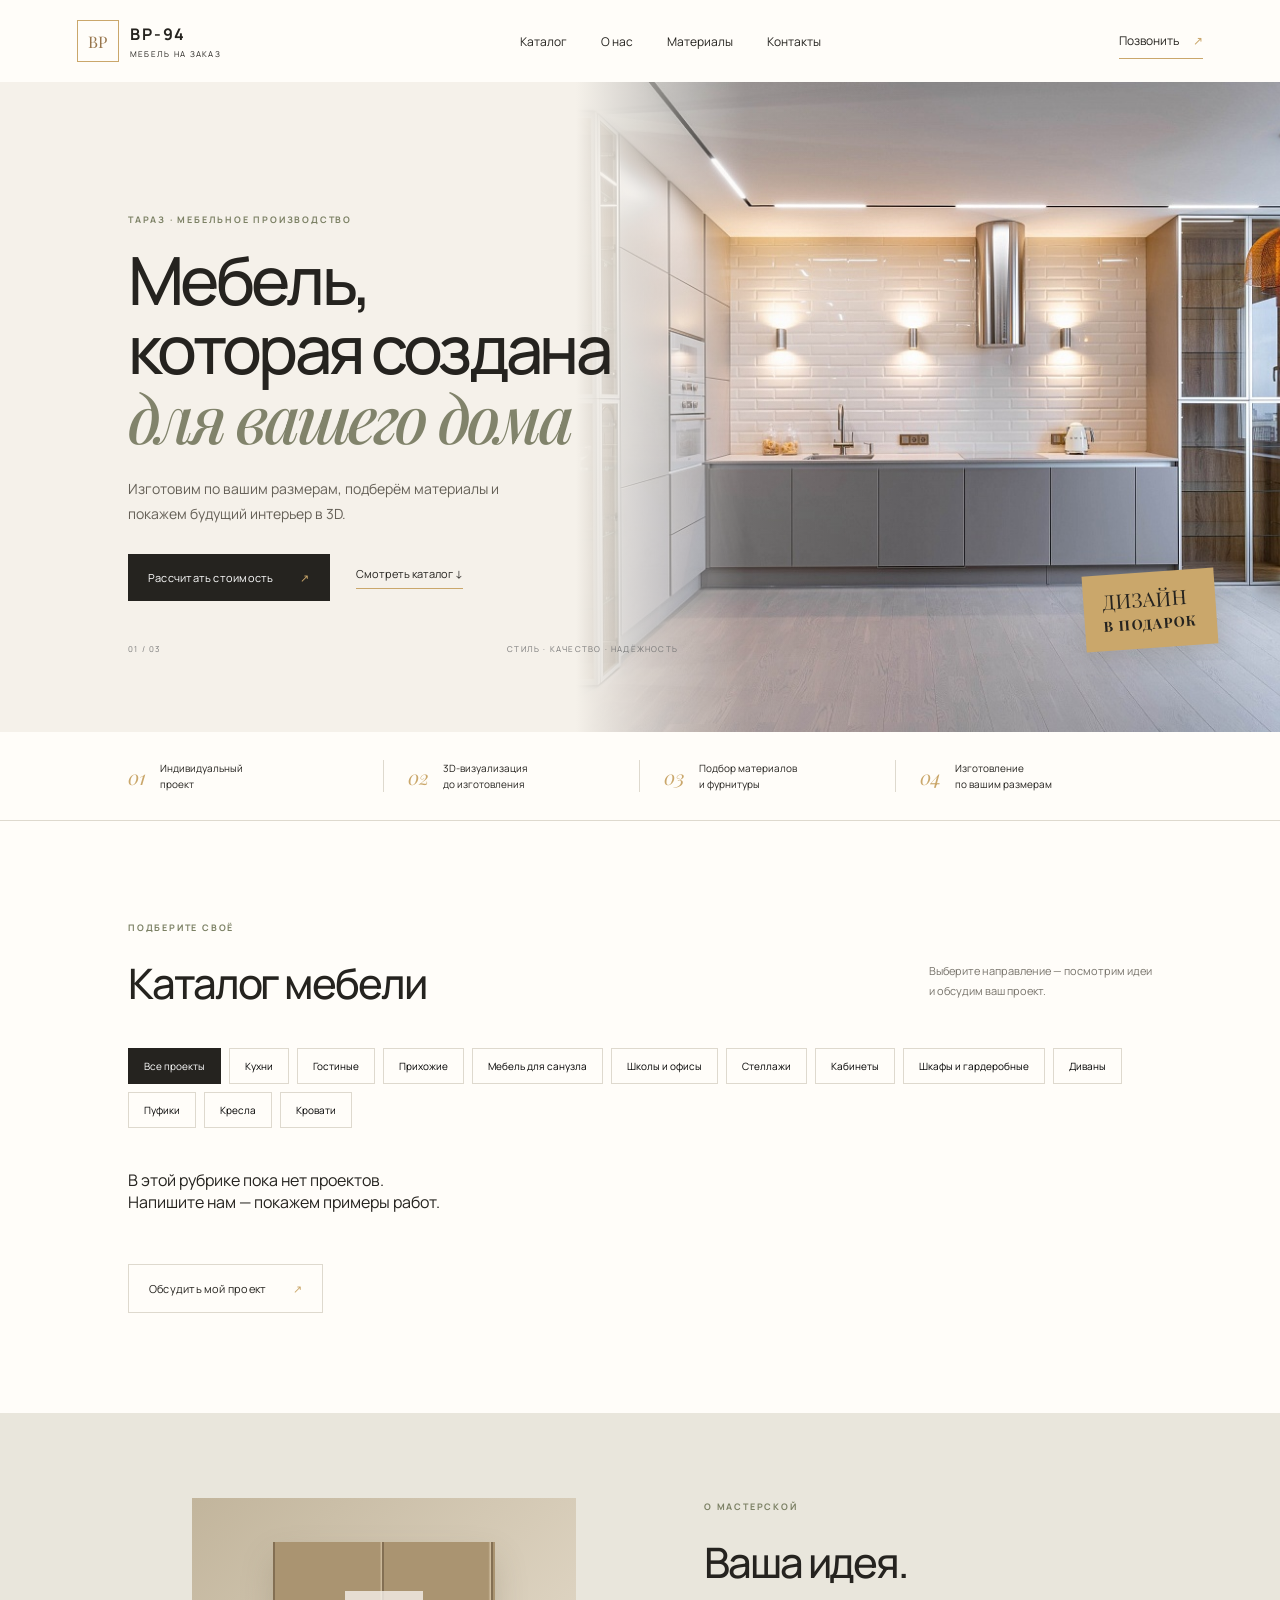
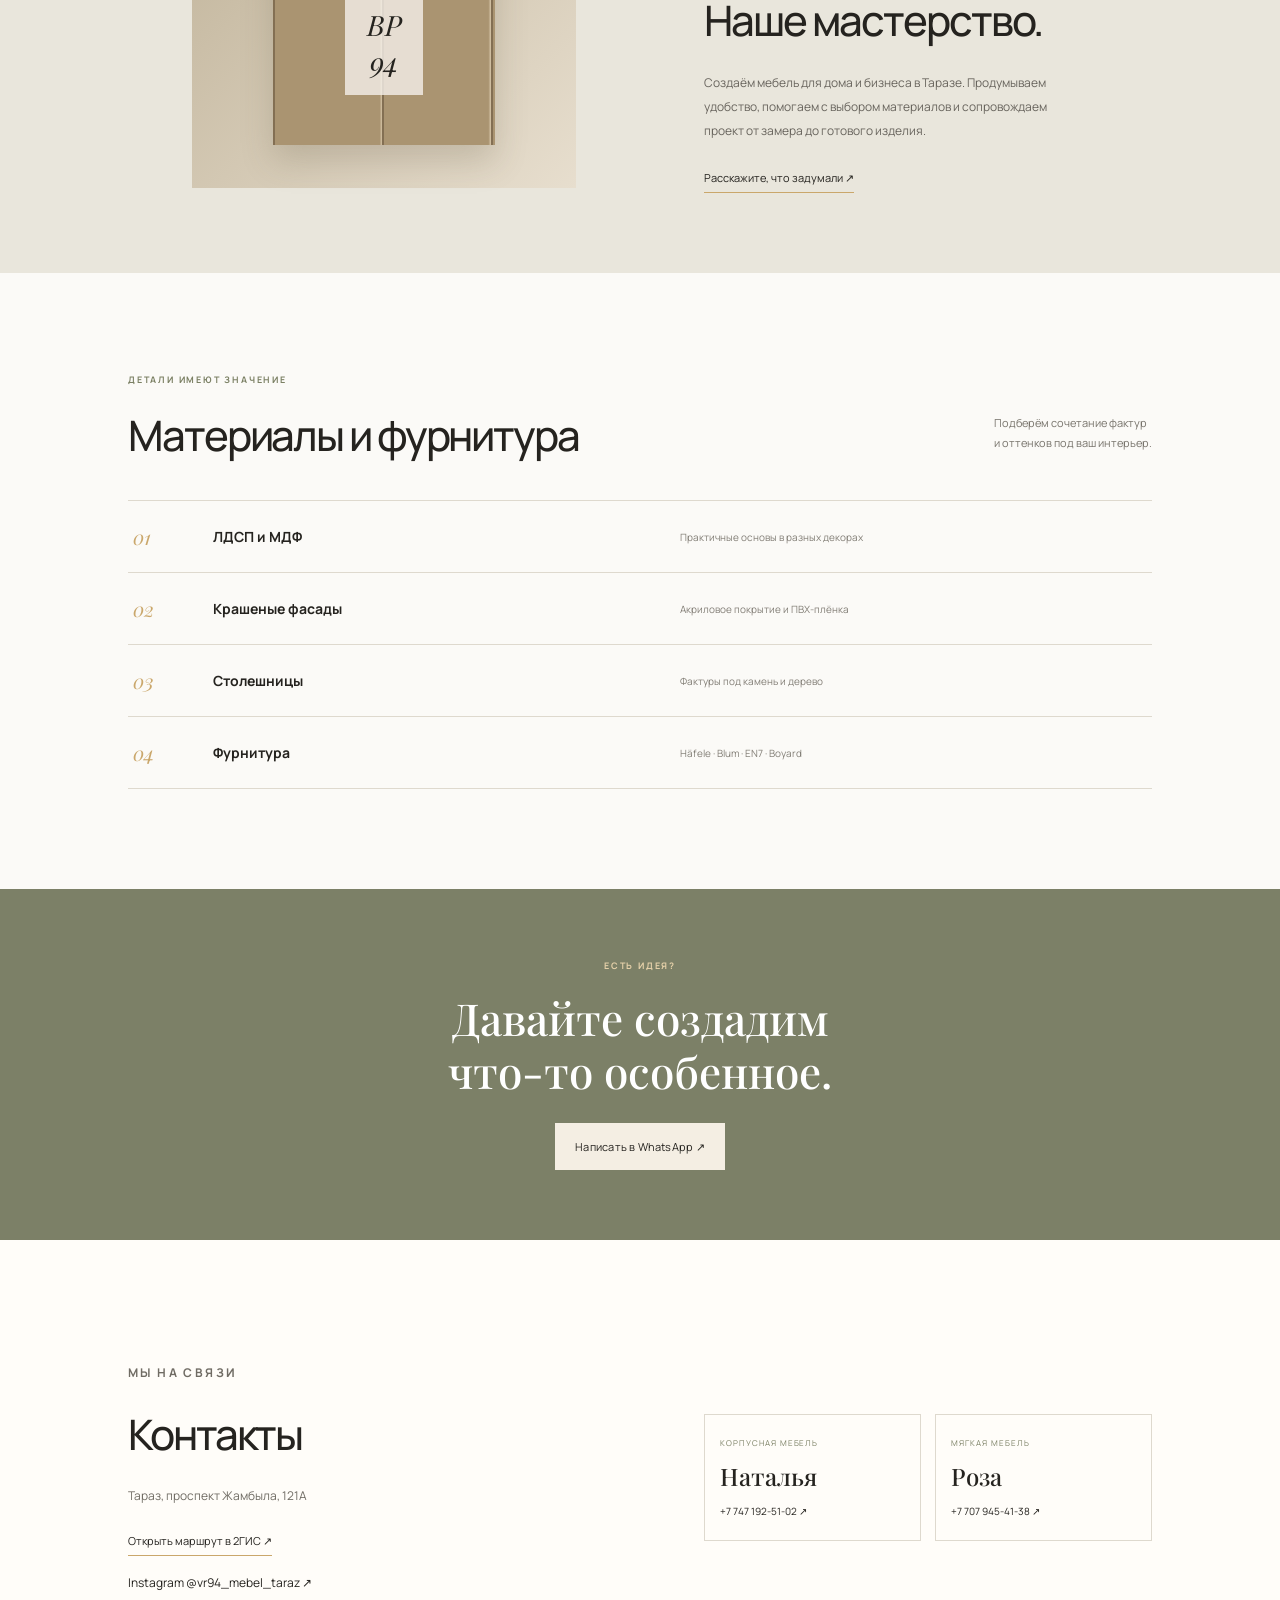
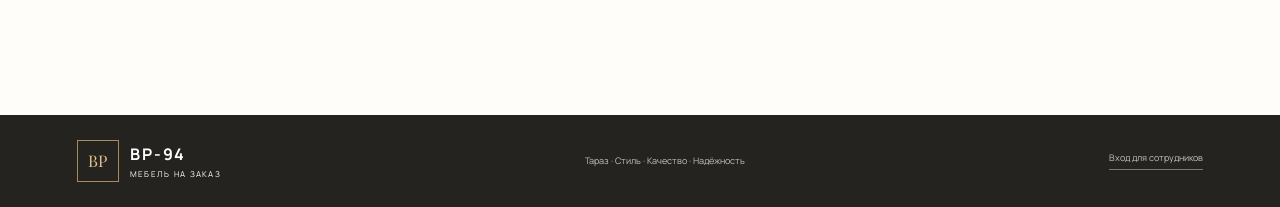
<file: site/site/index.html>
<!doctype html>
<html lang="ru">
<head>
  <meta charset="utf-8">
  <meta name="viewport" content="width=device-width, initial-scale=1">
  <meta name="theme-color" content="#f5f1ea">
  <meta name="description" content="Мебель на заказ в Таразе от ТОО «ВР-94». Индивидуальный проект и 3D-визуализация.">
  <title>ВР-94 — мебель на заказ в Таразе</title>
  <link rel="stylesheet" href="styles.css">
</head>
<body>
  <header class="topbar">
    <a class="brand" href="#home" aria-label="ВР-94 — на главную"><span class="brand-mark">ВР</span><span><b>ВР-94</b><small>МЕБЕЛЬ НА ЗАКАЗ</small></span></a>
    <button class="menu-toggle" aria-expanded="false" aria-label="Открыть меню">☰</button>
    <nav class="nav"><a href="#catalog">Каталог</a><a href="#about">О нас</a><a href="#materials">Материалы</a><a href="#contacts">Контакты</a></nav>
    <a class="header-call" href="tel:+77471925102">Позвонить <span>↗</span></a>
  </header>
  <main id="home">
    <section class="hero">
      <div class="hero-art"><img src="media/hero-kitchen.jpg" alt="Кухня, изготовленная на заказ в мастерской ВР-94"></div>
      <div class="hero-copy"><p class="eyebrow">ТАРАЗ · МЕБЕЛЬНОЕ ПРОИЗВОДСТВО</p><h1>Мебель,<br>которая создана<br><em>для вашего дома</em></h1><p class="lead">Изготовим по вашим размерам, подберём материалы и покажем будущий интерьер в 3D.</p><div class="hero-actions"><a class="button button-dark" href="#contacts">Рассчитать стоимость <span>↗</span></a><a class="text-link" href="#catalog">Смотреть каталог ↓</a></div><div class="hero-note"><span>01 / 03</span><span>СТИЛЬ · КАЧЕСТВО · НАДЁЖНОСТЬ</span></div></div>
      <div class="hero-stamp">ДИЗАЙН<br><b>В ПОДАРОК</b></div>
    </section>
    <section class="benefits"><div><b>01</b><span>Индивидуальный<br>проект</span></div><div><b>02</b><span>3D-визуализация<br>до изготовления</span></div><div><b>03</b><span>Подбор материалов<br>и фурнитуры</span></div><div><b>04</b><span>Изготовление<br>по вашим размерам</span></div></section>
    <section class="section catalog" id="catalog"><div class="section-heading"><div><p class="eyebrow">ПОДБЕРИТЕ СВОЁ</p><h2>Каталог мебели</h2></div><p>Выберите направление — посмотрим идеи<br>и обсудим ваш проект.</p></div><div class="filters" id="filters"></div><div class="cards" id="cards"></div><a class="button button-outline" href="#contacts">Обсудить мой проект <span>↗</span></a></section>
    <section class="about" id="about"><div class="about-shape"><span>ВР<br>94</span></div><div><p class="eyebrow">О МАСТЕРСКОЙ</p><h2>Ваша идея.<br>Наше мастерство.</h2><p>Создаём мебель для дома и бизнеса в Таразе. Продумываем удобство, помогаем с выбором материалов и сопровождаем проект от замера до готового изделия.</p><a class="text-link" href="#contacts">Расскажите, что задумали ↗</a></div></section>
    <section class="section materials" id="materials"><div class="section-heading"><div><p class="eyebrow">ДЕТАЛИ ИМЕЮТ ЗНАЧЕНИЕ</p><h2>Материалы и фурнитура</h2></div><p>Подберём сочетание фактур<br>и оттенков под ваш интерьер.</p></div><div class="material-list"><div><span>01</span><b>ЛДСП и МДФ</b><small>Практичные основы в разных декорах</small></div><div><span>02</span><b>Крашеные фасады</b><small>Акриловое покрытие и ПВХ-плёнка</small></div><div><span>03</span><b>Столешницы</b><small>Фактуры под камень и дерево</small></div><div><span>04</span><b>Фурнитура</b><small>Häfele · Blum · EN7 · Boyard</small></div></div></section>
    <section class="contact-band"><p class="eyebrow">ЕСТЬ ИДЕЯ?</p><h2>Давайте создадим<br>что-то особенное.</h2><a class="button button-light" href="https://wa.me/77471925102" target="_blank" rel="noreferrer">Написать в WhatsApp ↗</a></section>
    <section class="contacts section" id="contacts"><div><p class="eyebrow">МЫ НА СВЯЗИ</p><h2>Контакты</h2><p>Тараз, проспект Жамбыла, 121А</p><a class="text-link" href="https://2gis.kz/taraz/geo/70000001062930608" target="_blank" rel="noreferrer">Открыть маршрут в 2ГИС ↗</a><p><a href="https://www.instagram.com/vr94_mebel_taraz/" target="_blank" rel="noreferrer">Instagram @vr94_mebel_taraz ↗</a></p></div><div class="contact-people"><a href="tel:+77471925102"><small>КОРПУСНАЯ МЕБЕЛЬ</small><b>Наталья</b><span>+7 747 192-51-02 ↗</span></a><a href="tel:+77079454138"><small>МЯГКАЯ МЕБЕЛЬ</small><b>Роза</b><span>+7 707 945-41-38 ↗</span></a></div></section>
  </main>
  <footer><a class="brand" href="#home"><span class="brand-mark">ВР</span><span><b>ВР-94</b><small>МЕБЕЛЬ НА ЗАКАЗ</small></span></a><span>Тараз · Стиль · Качество · Надёжность</span><a class="staff" href="employee.html">Вход для сотрудников</a></footer>
  <script src="script.js"></script>
</body>
</html>
</file>
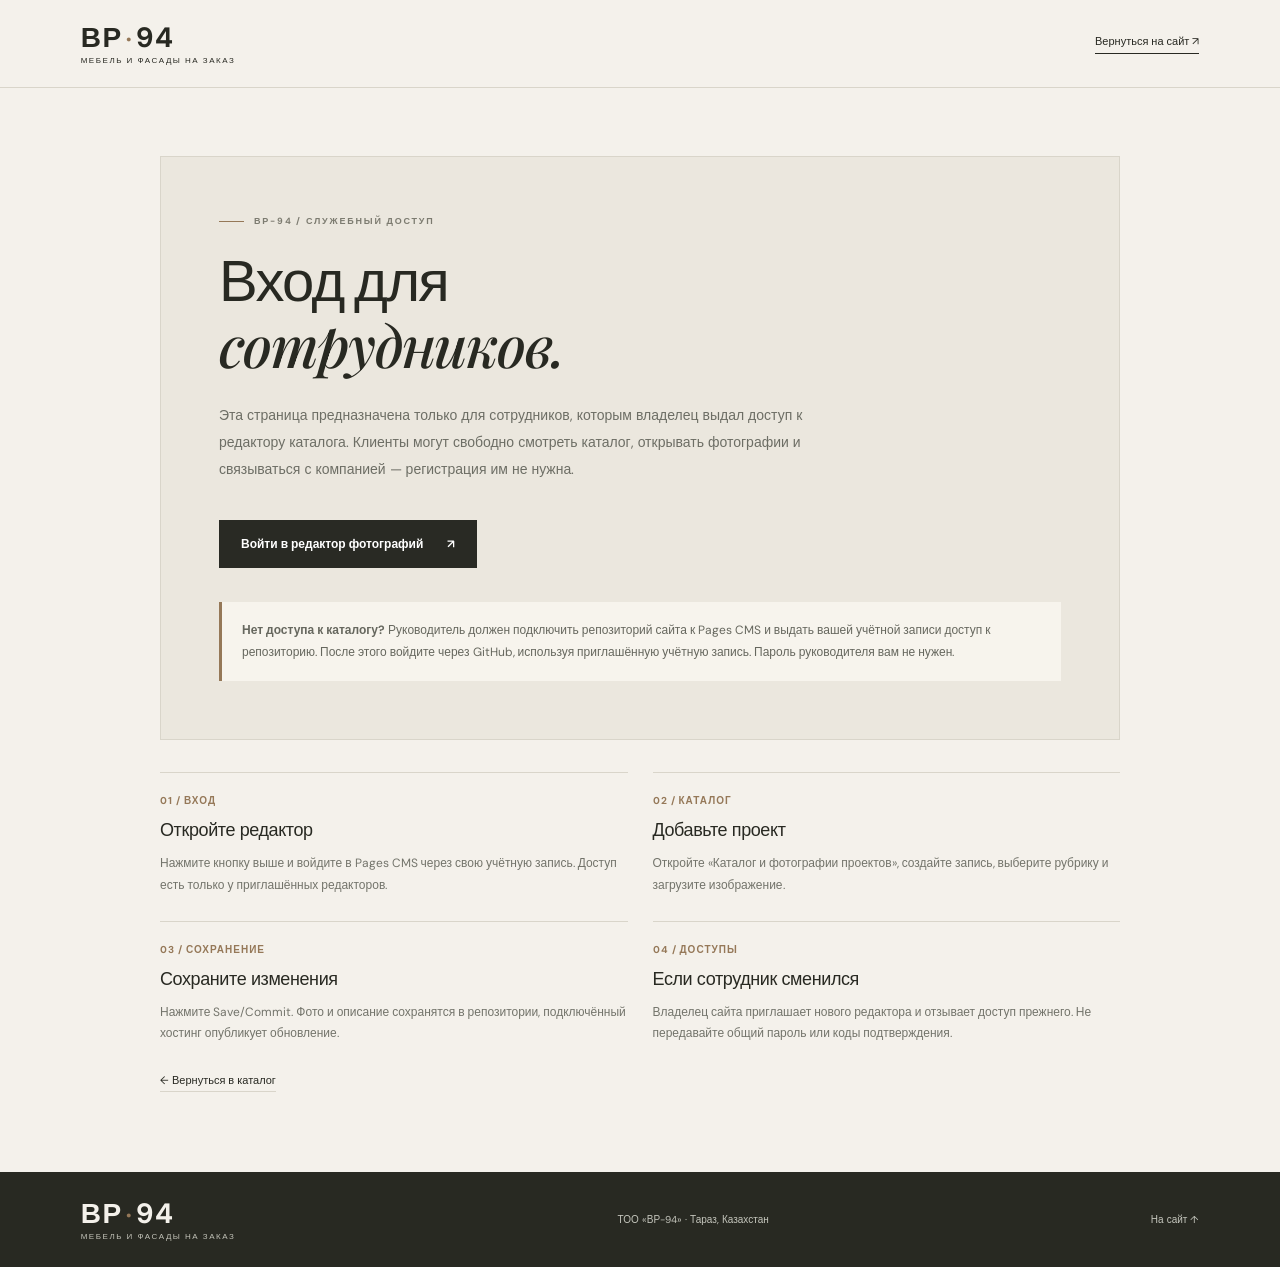
<file: employee.html>
<!doctype html>
<html lang="ru">
<head>
  <meta charset="utf-8">
  <meta name="viewport" content="width=device-width, initial-scale=1">
  <meta name="theme-color" content="#f4f1eb">
  <meta name="robots" content="noindex, nofollow">
  <title>Вход для сотрудников — ВР-94</title>
  <link rel="preconnect" href="https://fonts.googleapis.com">
  <link rel="preconnect" href="https://fonts.gstatic.com" crossorigin>
  <link href="https://fonts.googleapis.com/css2?family=DM+Sans:wght@400;500;600;700&family=Playfair+Display:ital,wght@0,500;0,600;1,500;1,600&display=swap" rel="stylesheet">
  <link rel="stylesheet" href="styles.css">
  <style>
    .employee-page{min-height:100vh;display:flex;flex-direction:column}
    .employee-top{padding:22px 6.3%;border-bottom:1px solid var(--line);display:flex;justify-content:space-between;align-items:center;gap:20px}
    .employee-top>a:last-child{font-size:11px;text-decoration:none;border-bottom:1px solid var(--ink);padding-bottom:5px}
    .employee-main{width:min(960px,88%);margin:auto;padding:68px 0 80px;flex:1}
    .employee-card{background:#ebe7de;padding:clamp(25px,5vw,58px);border:1px solid var(--line)}
    .employee-card h1{font-size:clamp(35px,5vw,58px);margin-bottom:22px}
    .employee-lead{max-width:650px;font-size:14px;line-height:1.9;color:#6d6e65}
    .employee-button{display:inline-flex;align-items:center;gap:24px;margin:24px 0 12px;padding:16px 22px;background:var(--dark);color:white;text-decoration:none;font-size:12px;font-weight:600}
    .employee-button:hover{background:#4b4c43}
    .employee-note{padding:18px 20px;border-left:3px solid var(--accent);background:#f7f4ed;color:#66675e;font-size:12px;line-height:1.8;margin-top:22px}
    .employee-steps{display:grid;grid-template-columns:repeat(2,minmax(0,1fr));gap:25px;margin:32px 0 0}
    .employee-step{border-top:1px solid var(--line);padding-top:15px}
    .employee-step b{font-size:10px;color:var(--accent);letter-spacing:1px}
    .employee-step h2{font-size:18px;letter-spacing:-.4px;margin:12px 0}
    .employee-step p{font-size:12px;line-height:1.8;color:var(--muted);margin:0}
    .employee-back{display:inline-block;margin-top:28px;font-size:11px;text-decoration:none;border-bottom:1px solid var(--line);padding-bottom:4px}
    @media(max-width:600px){.employee-top{padding:18px 6%}.employee-main{padding:38px 0 50px}.employee-steps{grid-template-columns:1fr}.employee-button{width:100%;justify-content:space-between}}
  </style>
</head>
<body class="employee-page">
  <header class="employee-top">
    <a class="brand" href="index.html" aria-label="ВР-94 — на сайт"><span class="brand-symbol">ВР<span>·</span>94</span><span class="brand-caption">МЕБЕЛЬ И ФАСАДЫ НА ЗАКАЗ</span></a>
    <a href="index.html">Вернуться на сайт ↗</a>
  </header>
  <main class="employee-main">
    <div class="employee-card">
      <p class="eyebrow"><i></i> ВР-94 / СЛУЖЕБНЫЙ ДОСТУП</p>
      <h1>Вход для<br><em>сотрудников.</em></h1>
      <p class="employee-lead">Эта страница предназначена только для сотрудников, которым владелец выдал доступ к редактору каталога. Клиенты могут свободно смотреть каталог, открывать фотографии и связываться с компанией — регистрация им не нужна.</p>
      <a class="employee-button" href="https://app.pagescms.org/" target="_blank" rel="noopener noreferrer">Войти в редактор фотографий <span>↗</span></a>
      <div class="employee-note"><strong>Нет доступа к каталогу?</strong> Руководитель должен подключить репозиторий сайта к Pages CMS и выдать вашей учётной записи доступ к репозиторию. После этого войдите через GitHub, используя приглашённую учётную запись. Пароль руководителя вам не нужен.</div>
    </div>
    <div class="employee-steps">
      <article class="employee-step"><b>01 / ВХОД</b><h2>Откройте редактор</h2><p>Нажмите кнопку выше и войдите в Pages CMS через свою учётную запись. Доступ есть только у приглашённых редакторов.</p></article>
      <article class="employee-step"><b>02 / КАТАЛОГ</b><h2>Добавьте проект</h2><p>Откройте «Каталог и фотографии проектов», создайте запись, выберите рубрику и загрузите изображение.</p></article>
      <article class="employee-step"><b>03 / СОХРАНЕНИЕ</b><h2>Сохраните изменения</h2><p>Нажмите Save/Commit. Фото и описание сохранятся в репозитории, подключённый хостинг опубликует обновление.</p></article>
      <article class="employee-step"><b>04 / ДОСТУПЫ</b><h2>Если сотрудник сменился</h2><p>Владелец сайта приглашает нового редактора и отзывает доступ прежнего. Не передавайте общий пароль или коды подтверждения.</p></article>
    </div>
    <a class="employee-back" href="index.html#portfolio">← Вернуться в каталог</a>
  </main>
  <footer class="site-footer"><a class="brand footer-brand" href="index.html"><span class="brand-symbol">ВР<span>·</span>94</span><span class="brand-caption">МЕБЕЛЬ И ФАСАДЫ НА ЗАКАЗ</span></a><p>ТОО «ВР-94» · Тараз, Казахстан</p><a class="back-top" href="index.html">На сайт ↑</a></footer>
</body>
</html>
</file>
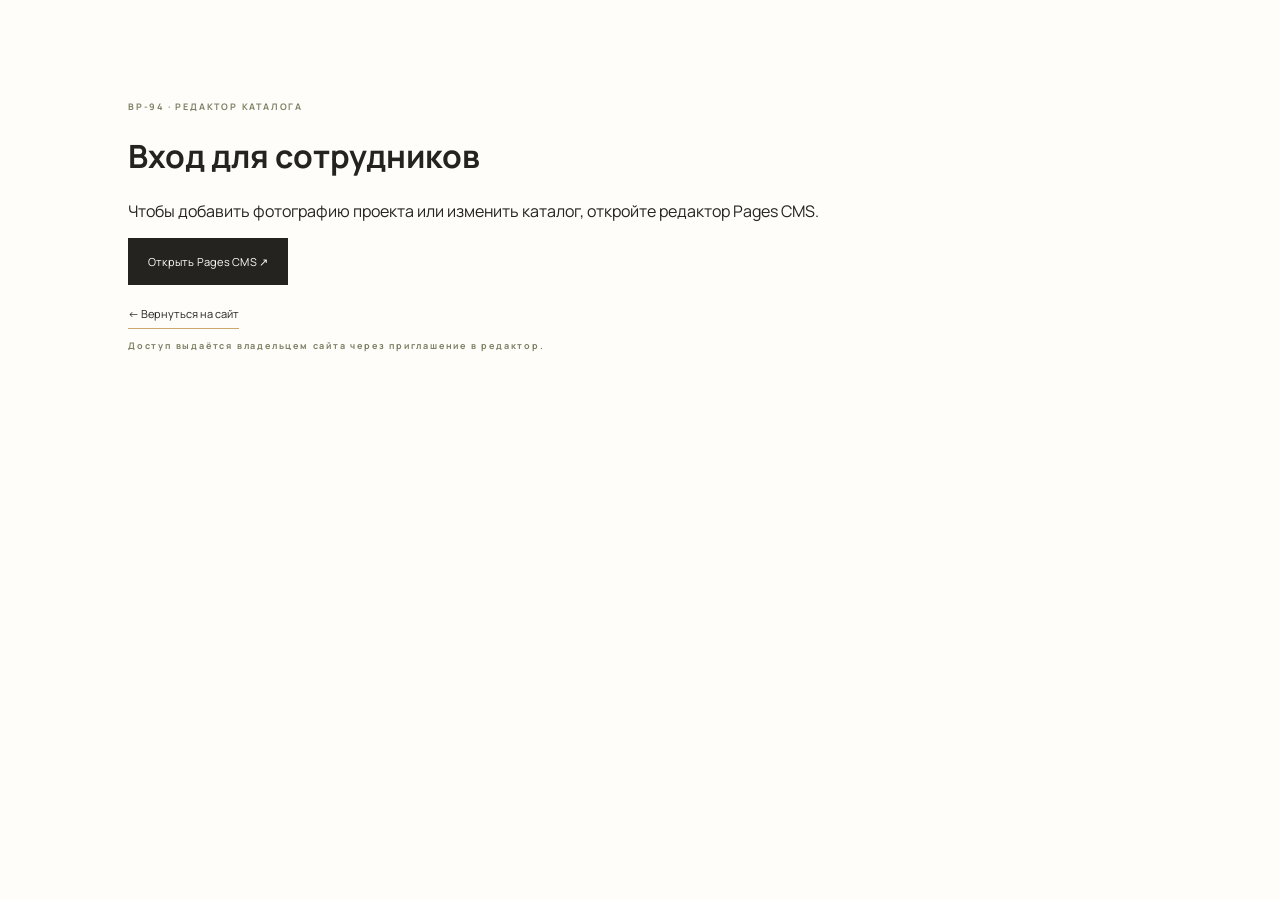
<file: site/site/employee.html>
<!doctype html><html lang="ru"><head><meta charset="utf-8"><meta name="viewport" content="width=device-width,initial-scale=1"><title>Вход для сотрудников — ВР-94</title><link rel="stylesheet" href="styles.css"></head><body><main class="section"><p class="eyebrow">ВР-94 · РЕДАКТОР КАТАЛОГА</p><h1>Вход для сотрудников</h1><p>Чтобы добавить фотографию проекта или изменить каталог, откройте редактор Pages CMS.</p><a class="button button-dark" href="https://pagescms.org/">Открыть Pages CMS ↗</a><p><a class="text-link" href="index.html">← Вернуться на сайт</a></p><p class="eyebrow">Доступ выдаётся владельцем сайта через приглашение в редактор.</p></main></body></html>
</file>
<file: site/site/styles.css>
@import url('https://fonts.googleapis.com/css2?family=Manrope:wght@400;500;600;700;800&family=Playfair+Display:ital,wght@0,500;0,600;1,500;1,600&display=swap');
:root{--ink:#25231f;--cream:#f5f1ea;--paper:#fffdf9;--olive:#7b8064;--line:#ded9ce;--gold:#caa76b}*{box-sizing:border-box}html{scroll-behavior:smooth}body{margin:0;color:var(--ink);background:var(--paper);font-family:Manrope,Arial,sans-serif}a{color:inherit;text-decoration:none}.topbar{height:82px;padding:0 6vw;display:flex;align-items:center;justify-content:space-between;background:var(--paper);position:relative;z-index:3}.brand{display:flex;gap:11px;align-items:center}.brand-mark{width:42px;height:42px;border:1px solid var(--gold);display:grid;place-items:center;color:#97754b;font-family:'Playfair Display';font-size:16px}.brand b{display:block;font-size:16px;letter-spacing:.12em}.brand small{display:block;font-size:8px;letter-spacing:.16em;margin-top:3px}.nav{display:flex;gap:34px;font-size:12px}.nav a:hover,.text-link:hover{color:#947448}.header-call{font-size:12px;border-bottom:1px solid var(--gold);padding:9px 0}.header-call span{margin-left:12px;color:var(--gold)}.menu-toggle{display:none;border:0;background:none;font-size:24px}.hero{background:var(--cream);height:min(650px,75vw);min-height:530px;position:relative;overflow:hidden;display:flex;align-items:center;padding:4vw 10vw}.hero-copy{position:relative;z-index:1;max-width:510px}.eyebrow{font-size:9px;letter-spacing:.2em;color:var(--olive);font-weight:700;margin:0 0 20px}.hero h1{font-size:clamp(42px,5.2vw,76px);line-height:1.03;letter-spacing:-.055em;margin:0;font-weight:500}.hero h1 em{font-family:'Playfair Display';font-weight:500;color:#81836b}.lead{max-width:380px;font-size:14px;line-height:1.8;color:#656057;margin:22px 0 28px}.hero-actions{display:flex;align-items:center;gap:26px}.button{display:inline-flex;align-items:center;gap:27px;padding:16px 20px;font-size:11px;letter-spacing:.02em}.button-dark{background:var(--ink);color:white}.button-dark span,.button-outline span{color:var(--gold)}.text-link{font-size:11px;border-bottom:1px solid var(--gold);padding-bottom:7px}.hero-note{position:absolute;top:430px;left:0;width:45vw;max-width:550px;display:flex;justify-content:space-between;font-size:8px;letter-spacing:.15em;color:#777}.hero-art{position:absolute;right:0;top:0;width:55%;height:100%;overflow:hidden}.hero-art:after{content:"";position:absolute;inset:0;background:linear-gradient(90deg,var(--cream) 0%,rgba(245,241,234,.12) 24%,transparent 48%)}.hero-art img{width:100%;height:100%;object-fit:cover;object-position:center}.hero-stamp{position:absolute;right:5%;bottom:13%;background:var(--gold);padding:16px 19px;font-family:'Playfair Display';font-size:20px;line-height:1.1;transform:rotate(-4deg);box-shadow:0 8px 26px #5343282e}.hero-stamp b{font-size:14px;letter-spacing:.1em}.benefits{display:grid;grid-template-columns:repeat(4,1fr);padding:28px 10vw;border-bottom:1px solid var(--line)}.benefits div{display:flex;align-items:center;gap:14px;border-right:1px solid var(--line);padding-left:24px}.benefits div:first-child{padding-left:0}.benefits div:last-child{border:0}.benefits b,.material-list span{color:var(--gold);font:italic 20px 'Playfair Display'}.benefits span{font-size:10px;line-height:1.6}.section{padding:100px 10vw}.section-heading{display:flex;justify-content:space-between;align-items:end;margin-bottom:36px}.section-heading h2,.about h2,.contacts h2{font-size:42px;letter-spacing:-.05em;font-weight:500;margin:0}.section-heading>p{font-size:11px;line-height:1.8;color:#77736b}.filters{display:flex;gap:8px;flex-wrap:wrap;margin:0 0 25px}.filter{border:1px solid var(--line);background:transparent;padding:10px 15px;font:inherit;font-size:10px;cursor:pointer}.filter.active,.filter:hover{background:var(--ink);border-color:var(--ink);color:white}.cards{display:grid;grid-template-columns:repeat(3,1fr);gap:16px;margin-bottom:35px}.card{background:#f1ede5;min-height:290px;position:relative;overflow:hidden}.card-visual{height:220px;background:linear-gradient(140deg,#d7c7af,#f1e9dc 50%,#a99577);display:grid;place-items:center;color:#8d795c;font:italic 18px 'Playfair Display';position:relative}.card-visual:before,.card-visual:after{content:"";position:absolute;bottom:0;width:60%;height:70%;background:repeating-linear-gradient(90deg,#a89070 0 2px,#c2ad8d 2px 49%,#e4d7c3 50%);box-shadow:0 10px 24px #42372530}.card-visual:after{width:32%;height:31%;right:5%;bottom:12%;background:#e4d8c3;border:5px solid #9a8668}.card-visual span{position:relative;z-index:1;background:#fffdf9c9;padding:7px 11px;font-size:11px}.card-info{padding:16px 18px;display:flex;justify-content:space-between;align-items:center}.card-info b{font-size:13px;font-weight:600}.card-info span{font-size:10px;color:#817c72}.button-outline{border:1px solid var(--line)}.about{background:#e9e6dc;padding:85px 15vw;display:grid;grid-template-columns:1fr 1fr;gap:10vw;align-items:center}.about p:not(.eyebrow){font-size:12px;line-height:2;color:#68645d;max-width:420px;margin:22px 0}.about-shape{height:290px;background:linear-gradient(135deg,#c2b59c,#e7dece);display:grid;place-items:center;position:relative}.about-shape:before{content:"";position:absolute;width:58%;height:70%;background:repeating-linear-gradient(90deg,#836f53 0 2px,#aa9471 2px 48%,#d0bea0 49%);box-shadow:0 16px 30px #5d503c35}.about-shape span{z-index:1;background:#f5f1eacc;padding:15px 22px;font:italic 28px 'Playfair Display';text-align:center}.materials{background:#fbfaf7}.material-list{border-top:1px solid var(--line)}.material-list div{display:grid;grid-template-columns:80px 1fr 1fr;align-items:center;padding:22px 5px;border-bottom:1px solid var(--line)}.material-list b{font-size:14px}.material-list small{font-size:10px;color:#827e76}.contact-band{background:#7c8067;color:white;text-align:center;padding:70px 20px}.contact-band .eyebrow{color:#e5d0a9}.contact-band h2{font:500 44px/1.2 'Playfair Display';margin:0 0 25px}.button-light{background:#f4eee3;color:var(--ink)}.contacts{display:grid;grid-template-columns:1fr 1fr;gap:10vw}.contacts p{font-size:12px;color:#706c64;margin:24px 0}.contacts p a{color:var(--ink)}.contact-people{display:grid;grid-template-columns:1fr 1fr;gap:14px;align-items:center}.contact-people a{border:1px solid var(--line);padding:22px 15px;display:flex;flex-direction:column;gap:12px}.contact-people small{font-size:8px;letter-spacing:.12em;color:var(--olive)}.contact-people b{font:500 24px 'Playfair Display'}.contact-people span{font-size:10px}footer{background:var(--ink);color:white;padding:25px 6vw;display:flex;align-items:center;justify-content:space-between}footer .brand-mark{color:#e0c18d;border-color:#a98b5c}footer>span,footer .staff{font-size:9px;color:#c5c1b9}.staff{border-bottom:1px solid #777;padding-bottom:5px}
@media(max-width:760px){.topbar{height:68px;padding:0 5vw}.menu-toggle{display:block;order:3}.header-call{margin-left:auto;margin-right:17px}.nav{display:none;position:absolute;top:68px;left:0;right:0;background:var(--paper);padding:20px 6vw;flex-direction:column;gap:20px;border-top:1px solid var(--line)}.nav.open{display:flex}.hero{height:auto;min-height:700px;align-items:flex-start;padding:54px 7vw}.hero-art{top:auto;bottom:0;width:100%;height:43%}.hero-art:after{background:linear-gradient(180deg,var(--cream),transparent 28%)}.hero-copy{max-width:100%}.hero h1{font-size:48px}.hero-note{top:auto;bottom:-275px;width:86vw}.hero-stamp{bottom:8%;right:6%;font-size:15px}.benefits{grid-template-columns:1fr 1fr;gap:18px;padding:22px 7vw}.benefits div{padding:0;border:0}.section{padding:68px 7vw}.section-heading{display:block}.section-heading h2,.about h2,.contacts h2{font-size:34px}.section-heading>p{margin-top:14px}.cards{grid-template-columns:1fr 1fr;gap:10px}.card{min-height:225px}.card-visual{height:165px}.card-info{padding:12px 10px;align-items:flex-start;gap:6px;flex-direction:column}.about{padding:60px 7vw;grid-template-columns:1fr;gap:35px}.about-shape{height:220px}.material-list div{grid-template-columns:45px 1fr;gap:5px}.material-list small{grid-column:2}.contacts{grid-template-columns:1fr;gap:35px}.contact-people{gap:8px}.contact-people a{padding:16px 10px}.contact-people b{font-size:20px}footer{padding:22px 6vw;flex-wrap:wrap;gap:18px}footer>span{display:none}}
@media(max-width:410px){.cards{grid-template-columns:1fr}.card-visual{height:205px}.hero h1{font-size:42px}.hero-actions{gap:15px}.button{padding:14px 12px;gap:12px;font-size:10px}.text-link{font-size:10px}}
</file>
<file: styles.css>
:root{--paper:#f4f1eb;--paper-light:#faf8f3;--ink:#282922;--muted:#73746b;--line:#d9d5ca;--accent:#957858;--dark:#292a24;--serif:"Playfair Display",Georgia,serif;--sans:"DM Sans",Arial,sans-serif}*{box-sizing:border-box}html{scroll-behavior:smooth;scroll-padding-top:95px}body{margin:0;background:var(--paper);color:var(--ink);font-family:var(--sans)}a{color:inherit}.site-header{height:88px;padding:0 6.3%;display:flex;align-items:center;justify-content:space-between;gap:28px;background:#f4f1ebf2;border-bottom:1px solid #28292214;position:sticky;top:0;z-index:20;backdrop-filter:blur(14px)}.brand{display:flex;flex-direction:column;gap:3px;text-decoration:none;min-width:max-content}.brand-symbol{font-size:28px;font-weight:700;letter-spacing:1.6px;line-height:1}.brand-symbol span{font-family:var(--serif);font-weight:500;color:var(--accent);padding:0 2px}.brand-caption{font-size:8px;letter-spacing:1.55px}.main-nav{display:flex;align-items:center;gap:25px}.main-nav a,.header-link{font-size:11px;text-decoration:none;white-space:nowrap;transition:opacity .2s}.main-nav a:hover,.header-link:hover,.text-action:hover{opacity:.58}.header-link{padding:10px 0;border-bottom:1px solid var(--ink)}.header-link span{margin-left:12px}.menu-toggle{display:none;background:transparent;border:0;font-size:25px;color:var(--ink);cursor:pointer}.hero{min-height:640px;padding:55px 6.3% 0;display:grid;grid-template-columns:1fr 1.02fr;gap:5%;position:relative}.hero-copy{padding:45px 0 110px;align-self:center}.eyebrow{display:flex;align-items:center;gap:10px;font-size:9px;font-weight:700;letter-spacing:1.8px;color:#7c7b70;margin:0 0 23px}.eyebrow i{display:inline-block;width:25px;height:1px;background:var(--accent)}h1,h2{font-weight:500;letter-spacing:-1.65px;line-height:1.09;margin:0}h1{font-size:clamp(41px,5.2vw,72px)}h1 em,h2 em{font-family:var(--serif);font-weight:500}.hero-intro{max-width:455px;font-size:14px;line-height:1.85;color:#6d6e65;margin:27px 0}.hero-actions{display:flex;align-items:center;gap:25px;flex-wrap:wrap}.btn{display:inline-flex;align-items:center;justify-content:space-between;gap:25px;padding:16px 20px;font-size:11px;font-weight:600;text-decoration:none;transition:transform .2s,background .2s}.btn:hover{transform:translateY(-2px)}.btn-dark{color:white;background:var(--dark)}.btn-dark:hover{background:#4b4c43}.btn-light{color:var(--paper-light);background:var(--paper);margin-top:8px}.text-action{font-size:11px;text-decoration:none}.text-action span{margin-left:8px}.hero-footnote{margin-top:43px;display:flex;align-items:center;gap:10px;color:#77786f;font-size:10px}.hero-footnote i{width:6px;height:6px;border-radius:50%;background:#7e8a68}.hero-image-wrap{position:relative;align-self:stretch;min-height:430px}.hero-image{display:block;width:100%;height:100%;min-height:430px;object-fit:cover;object-position:center 55%;filter:saturate(.86);background:#dfd8cb}.image-frame-label{position:absolute;left:18px;right:18px;bottom:17px;display:flex;justify-content:space-between;gap:15px;color:white;font-size:8px;letter-spacing:1.4px;text-shadow:0 1px 7px #0008}.image-side-note{position:absolute;right:-25px;top:34%;writing-mode:vertical-rl;font-size:8px;letter-spacing:2px;color:#77786f}.hero-ribbon{grid-column:1/-1;display:flex;align-items:center;gap:34px;border-top:1px solid var(--line);padding:19px 0;font-size:9px;letter-spacing:1.8px;color:#77786f}.ribbon-right{margin-left:auto}.section-pad{padding:98px 8%}.intro{background:#ebe7de}.intro-layout{display:grid;grid-template-columns:1fr 1fr;gap:8%;align-items:start}h2{font-size:clamp(34px,4.15vw,53px)}.large-copy{font-size:18px;line-height:1.7;margin:0 0 15px}.muted{color:var(--muted);font-size:12px;line-height:1.85}.intro-layout .muted{margin:0}.section-heading{display:flex;justify-content:space-between;align-items:end;gap:28px;margin-bottom:37px}.section-heading .eyebrow{margin-bottom:18px}.section-note{max-width:325px;margin:0 0 4px}.service-grid{display:grid;grid-template-columns:repeat(3,minmax(0,1fr));gap:13px}.service-card{min-height:255px;position:relative;display:flex;flex-direction:column;align-items:flex-start;padding:18px 19px;text-decoration:none;overflow:hidden;transition:transform .25s,box-shadow .25s}.service-card:hover{transform:translateY(-4px);box-shadow:0 15px 30px #25251e12}.tone-sand{background:#e4d9c8}.tone-gray{background:#dadbd4}.tone-olive{background:#cbd0c1}.tone-clay{background:#d9c9bb}.tone-dark{background:#55584e;color:#f8f5ee}.tone-blue{background:#c8d0d0}.service-index{font-size:8px;letter-spacing:1.4px;opacity:.74}.service-icon{display:block;width:64px;height:52px;margin:25px 0 17px;position:relative;opacity:.78}.service-icon:before,.service-icon:after{content:"";position:absolute;border:1px solid currentColor}.icon-kitchen:before{width:48px;height:36px;left:7px;top:5px}.icon-kitchen:after{height:25px;width:1px;border:0;background:currentColor;left:31px;top:6px;box-shadow:-13px 0 0 currentColor,13px 0 0 currentColor}.icon-wardrobe:before{width:43px;height:45px;left:9px;top:1px}.icon-wardrobe:after{height:34px;width:1px;border:0;background:currentColor;left:31px;top:6px}.icon-living:before{width:50px;height:25px;left:5px;top:15px}.icon-living:after{width:37px;height:12px;left:11px;top:1px}.icon-bedroom:before{width:50px;height:22px;left:5px;top:16px;border-radius:3px 3px 0 0}.icon-bedroom:after{width:12px;height:10px;left:12px;top:7px;box-shadow:15px 0 0 -1px var(--paper)}.icon-sofa:before{width:48px;height:24px;left:7px;top:16px;border-radius:8px 8px 4px 4px}.icon-sofa:after{width:8px;height:17px;left:2px;top:19px;box-shadow:48px 0 0 currentColor}.icon-school:before{width:43px;height:23px;left:10px;top:3px}.icon-school:after{width:42px;height:1px;border:0;background:currentColor;left:11px;top:38px;box-shadow:7px -10px 0 currentColor,23px -10px 0 currentColor}.icon-bath:before{width:48px;height:27px;left:7px;top:8px;border-radius:2px}.icon-bath:after{width:36px;height:1px;border:0;background:currentColor;left:13px;top:39px;box-shadow:5px 5px 0 -0.2px currentColor,22px 5px 0 -0.2px currentColor}.icon-shelf:before{width:48px;height:43px;left:7px;top:3px}.icon-shelf:after{width:48px;height:1px;border:0;background:currentColor;left:8px;top:17px;box-shadow:0 14px 0 currentColor}.icon-office:before{width:48px;height:31px;left:7px;top:3px}.icon-office:after{width:33px;height:1px;border:0;background:currentColor;left:14px;top:43px;box-shadow:5px -10px 0 currentColor,18px -10px 0 currentColor}.service-title{font-size:18px;letter-spacing:-.4px;margin-top:auto}.service-bottom{display:flex;justify-content:space-between;align-items:center;width:100%;gap:10px;margin-top:11px;font-size:9px;opacity:.73}.service-bottom b{font-size:14px;font-weight:400}.portfolio{background:#ebe7de}.filter-row{display:flex;gap:8px;flex-wrap:wrap;margin:-9px 0 25px}.filter-chip{border:1px solid #c8c4b8;background:transparent;padding:9px 14px;border-radius:30px;font-size:10px;color:#595a51;cursor:pointer;transition:background .2s,color .2s}.filter-chip:hover,.filter-chip.active{background:var(--ink);color:white;border-color:var(--ink)}.portfolio-grid{display:grid;grid-template-columns:repeat(3,minmax(0,1fr));gap:13px;align-items:stretch}.project-card{padding:0;border:0;background:#f5f2eb;text-align:left;cursor:zoom-in;position:relative;overflow:hidden;min-width:0}.project-image-wrap{display:block;height:300px;overflow:hidden;background:#d6d0c4}.project-card img{width:100%;height:100%;object-fit:cover;display:block;transition:transform .45s;filter:saturate(.88)}.project-card:hover img{transform:scale(1.035)}.project-card-copy{display:block;padding:16px 17px 19px}.project-meta{display:flex;justify-content:space-between;gap:10px;color:#8d816e;font-size:8px;letter-spacing:1.1px;text-transform:uppercase}.project-title{display:block;font-size:16px;font-weight:500;margin:10px 0 6px}.project-description{display:block;font-size:11px;line-height:1.7;color:#77786f;margin:0}.portfolio-loading,.portfolio-empty{grid-column:1/-1;padding:60px 22px;text-align:center;border:1px dashed #c5c0b3;color:#78776c;font-size:12px;line-height:1.8}.portfolio-empty strong{display:block;color:var(--ink);font-size:17px;font-weight:500;margin-bottom:6px}.portfolio-caption{font-size:10px;line-height:1.7;color:#77786f;margin:17px 0 0}.materials{display:grid;grid-template-columns:1fr 1fr;gap:10%;align-items:center}.materials-description{max-width:430px;margin:22px 0}.material-list{border-top:1px solid var(--line);margin-top:26px}.material-list>div{display:flex;align-items:center;gap:17px;border-bottom:1px solid var(--line);padding:15px 0}.material-list span{color:#9d866c;font-size:9px}.material-list p{margin:0;font-size:12px;flex:1}.material-list b{font-size:13px;font-weight:400;color:#8a7a67}.material-art{min-height:395px;position:relative;overflow:hidden;background:#ded7ca}.swatch{position:absolute;box-shadow:0 10px 25px #0002}.swatch-wood{left:8%;top:8%;width:58%;height:66%;background:repeating-linear-gradient(93deg,#9b795b 0,#b18f6d 5px,#8b6a4d 13px,#c3a17e 24px,#8b6a4d 34px)}.swatch-stone{right:7%;bottom:8%;width:50%;height:54%;background:linear-gradient(135deg,#e9e5dc,#b9b6ac 30%,#f6f2ea 57%,#b9b5aa)}.swatch-matte{right:12%;top:8%;width:25%;height:33%;background:linear-gradient(145deg,#66675e,#9a998c,#73746a)}.swatch-note{position:absolute;left:15px;bottom:12px;font-size:8px;letter-spacing:1.5px;color:#5e5b52}.about{background:#292a24;color:#f4f1eb}.about .eyebrow{color:#c9bda9}.about-top{display:flex;align-items:end;justify-content:space-between;gap:25px}.process-grid{display:grid;grid-template-columns:repeat(4,1fr);gap:24px;margin-top:55px}.process-grid article{border-top:1px solid #595a51;padding-top:16px}.process-grid article>span{font-size:10px;color:#c6a88b}.process-grid h3{font-size:16px;font-weight:500;margin:25px 0 9px}.process-grid p{font-size:11px;line-height:1.85;color:#cac9c0;margin:0}.contact{display:grid;grid-template-columns:1.2fr .8fr;gap:11%;background:#8b8c7e;color:#fff}.contact .eyebrow{color:#e1ddd3}.contact-main h2{font-size:clamp(36px,4.7vw,58px)}.contact-intro{color:#f0eee6;max-width:405px;margin:21px 0 17px}.contact-details{align-self:center;border-top:1px solid #b4b4aa}.contact-details>div{padding:17px 0;border-bottom:1px solid #b4b4aa}.contact-details>div>span{font-size:8px;letter-spacing:1.5px;color:#e7e5dd}.contact-details p{font-size:12px;line-height:1.8;margin:7px 0 0}.contact-details a{text-decoration:none;border-bottom:1px solid #e1ddd3}.contact-small{font-size:10px;line-height:1.7;color:#e6e3d9;margin-top:17px}.site-footer{padding:26px 6.3%;display:flex;align-items:center;justify-content:space-between;gap:20px;background:var(--ink);color:var(--paper)}.footer-brand .brand-caption{color:#c3c3b9}.site-footer>p,.back-top{font-size:10px;color:#c5c6bd;text-decoration:none;margin:0}.lightbox{width:min(94vw,1200px);max-width:none;max-height:92vh;border:0;padding:0;background:#171813;color:#fff;box-shadow:0 20px 70px #0008}.lightbox::backdrop{background:#151611d9;backdrop-filter:blur(4px)}.lightbox img{display:block;max-width:100%;max-height:80vh;margin:auto;object-fit:contain}.lightbox-caption{padding:14px 18px;font-size:12px}.lightbox-close{position:absolute;right:8px;top:8px;width:38px;height:38px;border:0;border-radius:50%;background:#151611bb;color:#fff;font-size:28px;cursor:pointer;z-index:1}
@media(max-width:1050px){.site-header{padding:0 4%}.main-nav{gap:14px}.main-nav a{font-size:10px}.hero{padding-left:5%;padding-right:5%;gap:4%}.section-pad{padding:80px 6%}.service-card{min-height:235px}.project-image-wrap{height:260px}}
@media(max-width:760px){.site-header{height:73px;padding:0 5%;gap:12px}.brand-symbol{font-size:24px}.brand-caption{font-size:7px;letter-spacing:1.1px}.menu-toggle{display:block;margin-left:auto}.header-link{display:none}.main-nav{display:none;position:absolute;top:72px;left:0;right:0;padding:18px 6%;background:var(--paper-light);border-bottom:1px solid var(--line);flex-direction:column;align-items:flex-start;gap:15px}.main-nav.open{display:flex}.main-nav a{font-size:13px;padding:2px 0}.hero{padding-top:24px;display:flex;flex-direction:column;gap:18px}.hero-copy{padding:22px 0 10px}.hero h1{font-size:clamp(40px,10vw,58px)}.hero-image-wrap,.hero-image{min-height:310px}.hero-image{height:350px}.image-side-note{right:-18px}.hero-footnote{margin-top:29px}.hero-ribbon{gap:14px;font-size:8px;flex-wrap:wrap}.ribbon-right{width:100%;margin:2px 0 0}.section-pad{padding:63px 6%}.intro-layout,.materials,.contact{grid-template-columns:1fr;gap:32px}.intro-layout{gap:22px}.large-copy{font-size:16px}.section-heading{display:block}.section-note{margin-top:15px}.service-grid{grid-template-columns:repeat(2,minmax(0,1fr));gap:9px}.service-card{min-height:210px;padding:14px}.service-icon{margin:20px 0 12px;transform:scale(.87);transform-origin:left center}.service-title{font-size:15px}.service-bottom{font-size:8px}.portfolio-grid{grid-template-columns:1fr}.project-image-wrap{height:min(70vw,390px)}.filter-row{margin-top:8px}.material-art{min-height:310px}.about-top{display:block}.process-grid{grid-template-columns:repeat(2,1fr);gap:28px 18px;margin-top:37px}.process-grid h3{margin-top:19px}.site-footer{padding:24px 6%;flex-wrap:wrap}.site-footer>p{order:3;width:100%;margin-top:6px}.contact-details{margin-top:8px}}
@media(max-width:390px){.service-grid{grid-template-columns:1fr}.service-card{min-height:175px}.service-icon{margin:12px 0 7px}.service-title{margin-top:5px}.process-grid{gap:25px 14px}}
@media(prefers-reduced-motion:reduce){html{scroll-behavior:auto}*,*:before,*:after{transition:none!important}}


/* Объединённый блок контактов: кнопки телефона и WhatsApp */
.contact-panel{display:flex;flex-direction:column;gap:22px;min-width:0}
.contact-people{display:grid;grid-template-columns:repeat(2,minmax(0,1fr));gap:12px}
.contact-card{display:flex;flex-direction:column;align-items:stretch;min-width:0;padding:20px 17px;background:var(--paper-light);color:var(--ink);border:1px solid #f4f1eb;border-radius:2px;box-shadow:0 10px 22px #292a2410}
.contact-card-label{font-size:8px;letter-spacing:1.2px;color:#8b775f;line-height:1.5}
.contact-card h3{font-size:22px;letter-spacing:-.4px;font-weight:500;margin:11px 0 5px}
.contact-card p{font-size:10px;line-height:1.65;color:var(--muted);min-height:50px;margin:0 0 10px}
.contact-button{display:flex;align-items:center;justify-content:center;text-align:center;text-decoration:none;font-size:10px;font-weight:600;padding:12px 10px;margin-top:8px;min-height:39px;transition:background .2s,transform .2s;overflow-wrap:anywhere}
.contact-button:hover{transform:translateY(-1px)}
.contact-call{background:var(--dark);color:white}
.contact-call:hover{background:#4b4c43}
.contact-whatsapp{background:#26764b;color:white}
.contact-whatsapp:hover{background:#1d5f3b}
.contact-info{display:grid;grid-template-columns:1fr 1fr;gap:0 20px;border-top:1px solid #b4b4aa}
.contact-info>div{padding:13px 0;border-bottom:1px solid #b4b4aa}
.contact-info>div:last-child{grid-column:1/-1}
.contact-info p{overflow-wrap:anywhere}
.portfolio-empty a{display:inline-block;margin-top:16px;color:var(--ink);text-decoration:none;border-bottom:1px solid var(--accent);padding-bottom:3px;font-weight:600}
.portfolio-empty a:hover{opacity:.65}
@media(max-width:900px){.contact{grid-template-columns:1fr;gap:32px}.contact-panel{gap:20px}.contact-info{grid-template-columns:1fr 1fr}}
@media(max-width:600px){.contact-people{grid-template-columns:1fr}.contact-card p{min-height:0}.contact-info{grid-template-columns:1fr}.contact-info>div:last-child{grid-column:auto}}


/* Ссылка на редактор каталога для сотрудников. Публикации защищены авторизацией CMS. */
.editor-link{display:inline-flex;align-items:center;gap:8px;padding:11px 14px;border:1px solid #77786f;color:var(--paper);text-decoration:none;font-size:10px;white-space:nowrap;transition:background .2s,border-color .2s}
.editor-link:hover{background:#3d3e36;border-color:#a39b8d}
.editor-link span{font-size:13px}
@media(max-width:760px){.editor-link{order:4;width:100%;justify-content:center}.back-top{margin-left:auto}}


/* Каталог: поиск и удобная связь рубрик с фильтрами */
.catalog-tools{display:flex;align-items:center;justify-content:space-between;gap:14px;margin:-8px 0 20px;flex-wrap:wrap}
.catalog-search-label{font-size:10px;letter-spacing:1.1px;text-transform:uppercase;color:#7b766b}
.catalog-search{flex:1;min-width:240px;max-width:420px;padding:13px 16px;border:1px solid #c8c4b8;border-radius:0;background:#f7f4ed;color:var(--ink);font:inherit;font-size:12px;outline:none;transition:border-color .2s,box-shadow .2s}
.catalog-search:focus{border-color:var(--accent);box-shadow:0 0 0 3px #9578581a}
.catalog-search::placeholder{color:#8c8b82}
.service-card:focus-visible,.project-card:focus-visible,.filter-chip:focus-visible,.editor-link:focus-visible,.catalog-search:focus-visible{outline:2px solid var(--accent);outline-offset:3px}
.contact-map-link{display:inline-flex;gap:6px;align-items:center}
@media(max-width:600px){.catalog-tools{align-items:stretch;gap:9px;margin:8px 0 17px}.catalog-search{max-width:none;width:100%;min-width:0}.catalog-search-label{width:100%}}


/* Прямая ссылка на карточку и маршрут компании в 2ГИС */
.map-link-row{margin-top:5px!important}
.map-link-row a{display:inline-flex;align-items:center;gap:6px;padding-bottom:3px;border-bottom:1px solid #e1ddd3;color:inherit;text-decoration:none;font-size:11px;font-weight:600}
.map-link-row a:hover{opacity:.72}
.map-link-row a:focus-visible{outline:2px solid currentColor;outline-offset:4px}
</file>
